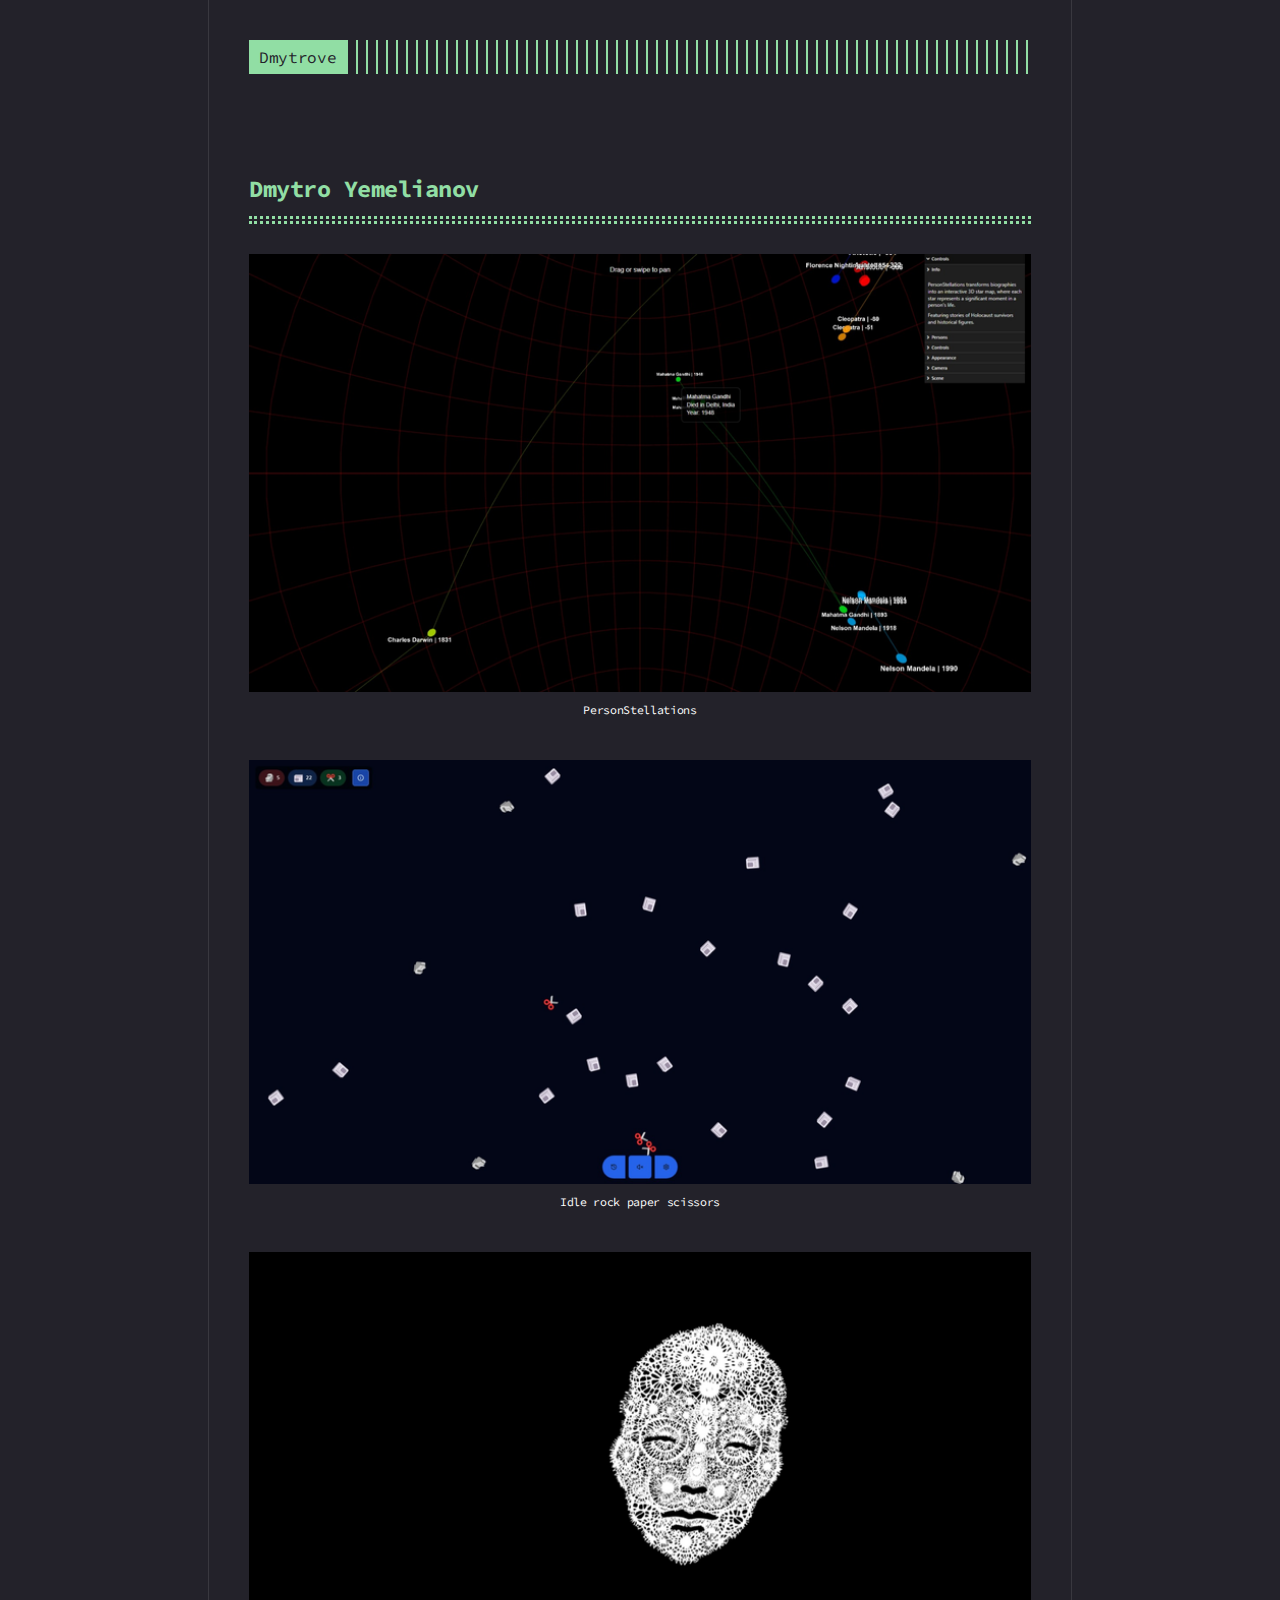
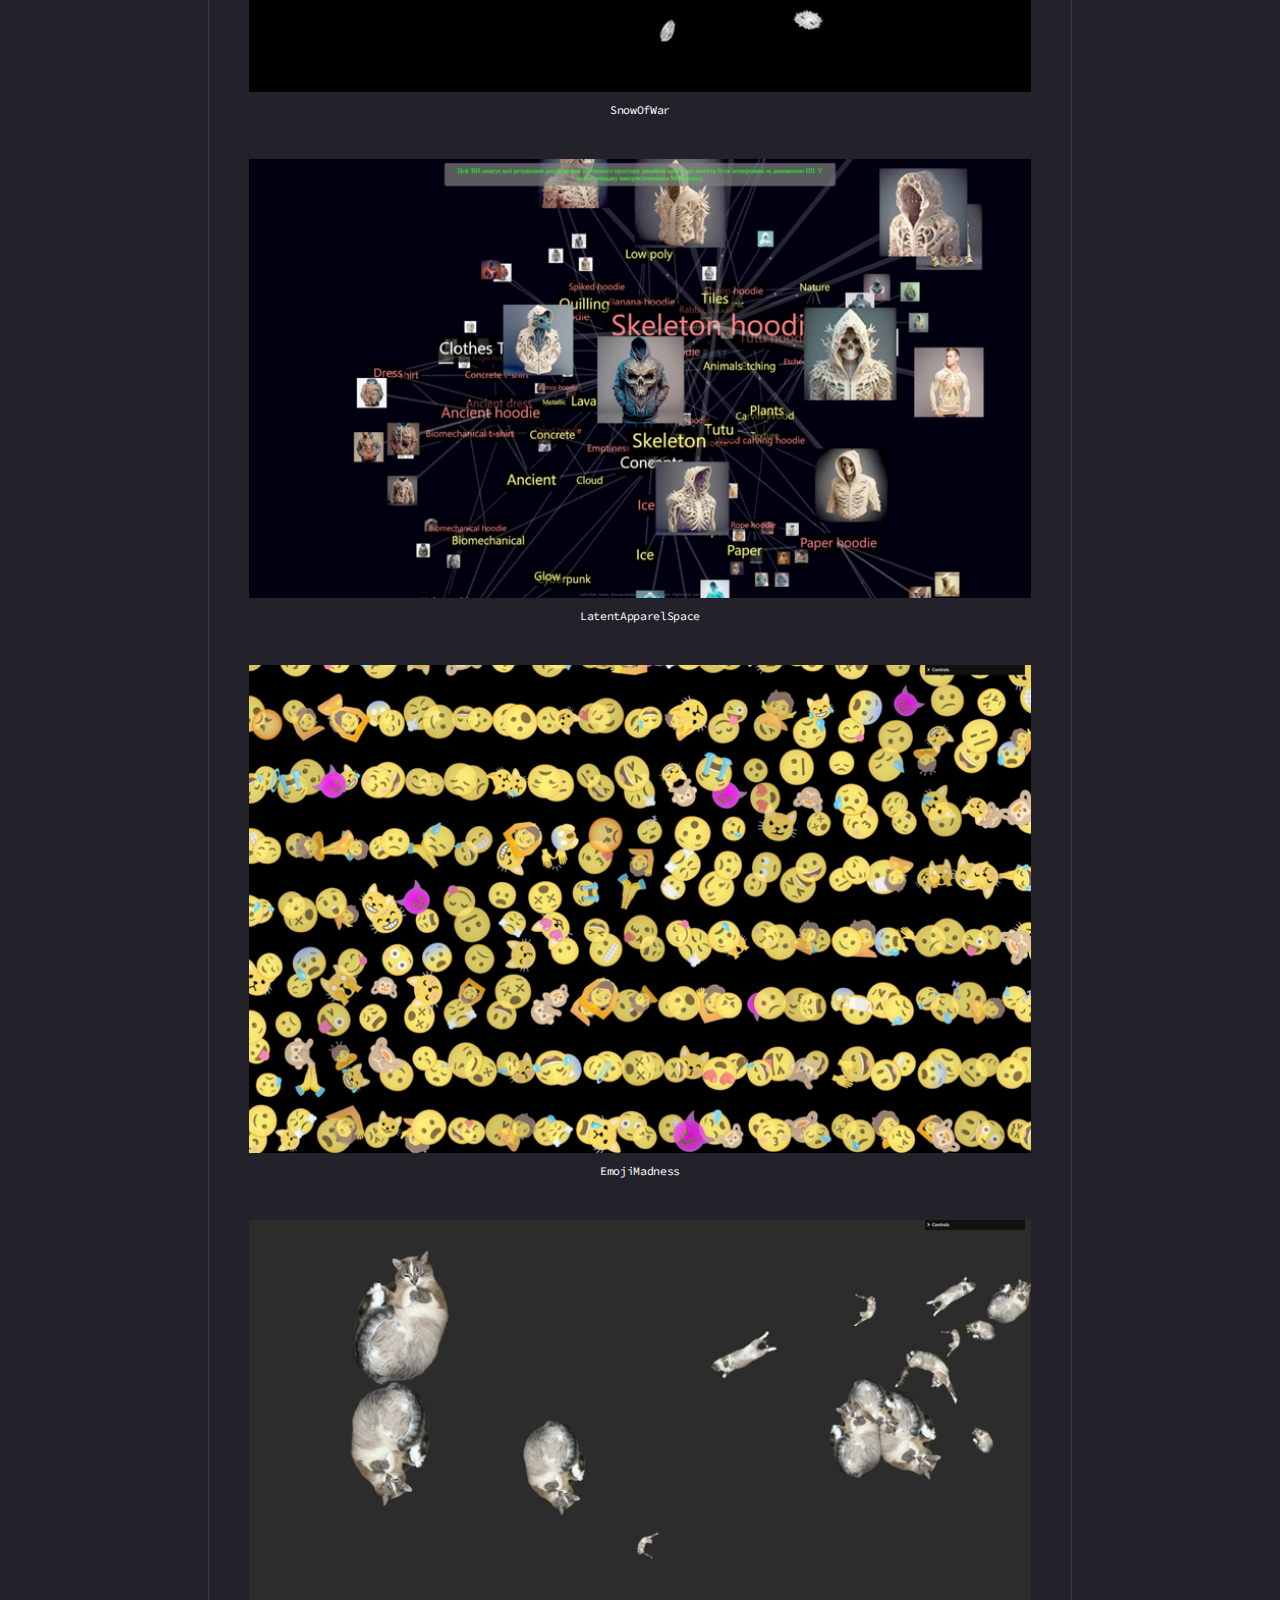
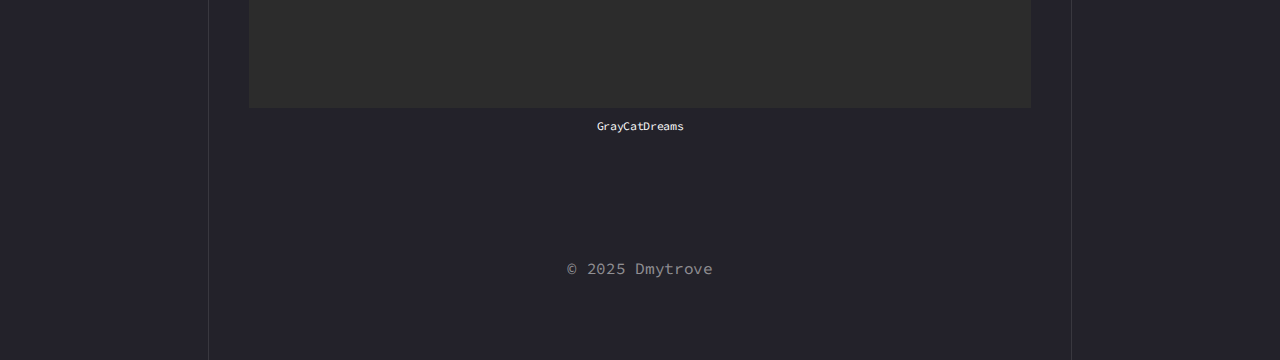
<file: index.html>
<!DOCTYPE html><html lang="en-gb"><head><meta charset="utf-8"><meta http-equiv="X-UA-Compatible" content="IE=edge"><meta name="viewport" content="width=device-width,initial-scale=1"><title>Dmytro Yemelianov - Dmytrove</title><meta name="description" content="PersonStellations Idle rock paper scissors SnowOfWar LatentApparelSpace EmojiMadness GrayCatDreams"><meta name="generator" content="Publii Open-Source CMS for Static Site"><meta name="theme-color" content="#17181E" media="(prefers-color-scheme: dark)"><meta name="theme-color" content="#D73A42" media="(prefers-color-scheme: light)"><meta name="msapplication-navbutton-color" content="#D73A42"><meta name="apple-mobile-web-app-status-bar-style" content="#D73A42"><link rel="canonical" href="https://dmytrove.github.io/"><link rel="alternate" type="application/atom+xml" href="https://dmytrove.github.io/feed.xml" title="Dmytrove - RSS"><link rel="alternate" type="application/json" href="https://dmytrove.github.io/feed.json" title="Dmytrove - JSON"><meta property="og:title" content="Dmytro Yemelianov"><meta property="og:site_name" content="Dmytrove"><meta property="og:description" content="PersonStellations Idle rock paper scissors SnowOfWar LatentApparelSpace EmojiMadness GrayCatDreams"><meta property="og:url" content="https://dmytrove.github.io/"><meta property="og:type" content="article"><link rel="preload" href="https://dmytrove.github.io/assets/dynamic/fonts/sourcecodepro/sourcecodepro.woff2" as="font" type="font/woff2" crossorigin><link rel="preload" href="https://dmytrove.github.io/assets/dynamic/fonts/sourcecodepro/sourcecodepro-italic.woff2" as="font" type="font/woff2" crossorigin><link rel="stylesheet" href="https://dmytrove.github.io/assets/css/style.css?v=523e0b4fb2a9d3e1e7183972c4bfc49b"><script type="application/ld+json">{"@context":"http://schema.org","@type":"Article","mainEntityOfPage":{"@type":"WebPage","@id":"https://dmytrove.github.io/"},"headline":"Dmytro Yemelianov","datePublished":"2025-02-21T11:08+02:00","dateModified":"2025-03-12T10:25+02:00","description":"PersonStellations Idle rock paper scissors SnowOfWar LatentApparelSpace EmojiMadness GrayCatDreams","author":{"@type":"Person","name":"Dmytro Yemelianov","url":"https://dmytrove.github.io/authors/dmytro-yemelianov/"},"publisher":{"@type":"Organization","name":"Dmytro Yemelianov"}}</script><noscript><style>img[loading] {
                    opacity: 1;
                }</style></noscript></head><body class="page-template"><div class="container container--center"><header class="header"><div class="header__logo"><a class="logo" href="https://dmytrove.github.io/">Dmytrove</a></div></header><main class="content page"><div class="post"><div><h1 class="post__title">Dmytro Yemelianov</h1></div><div class="post__entry"><figure class="post__image post__image--center"><a href="https://dmytrove.github.io/PersonStellations/" target="_blank"><img decoding="async" loading="lazy" src="https://dmytrove.github.io/media/posts/1/PersonStellations.jpeg" height="1007" width="1794" alt="" sizes="(min-width: 920px) 703px, (min-width: 700px) calc(82vw - 35px), calc(100vw - 81px)" srcset="https://dmytrove.github.io/media/posts/1/responsive/PersonStellations-xs.webp 300w, https://dmytrove.github.io/media/posts/1/responsive/PersonStellations-sm.webp 480w, https://dmytrove.github.io/media/posts/1/responsive/PersonStellations-md.webp 768w, https://dmytrove.github.io/media/posts/1/responsive/PersonStellations-lg.webp 1024w"></a><figcaption>PersonStellations</figcaption></figure><figure class="post__image post__image--center"><a href="https://dmytrove.github.io/rpsim/" target="_blank"><img decoding="async" loading="lazy" src="https://dmytrove.github.io/media/posts/1/Screenshot_12-3-2025_102443_dmytrove.github.io.jpeg" height="975" width="1794" alt="" sizes="(min-width: 920px) 703px, (min-width: 700px) calc(82vw - 35px), calc(100vw - 81px)" srcset="https://dmytrove.github.io/media/posts/1/responsive/Screenshot_12-3-2025_102443_dmytrove.github.io-xs.webp 300w, https://dmytrove.github.io/media/posts/1/responsive/Screenshot_12-3-2025_102443_dmytrove.github.io-sm.webp 480w, https://dmytrove.github.io/media/posts/1/responsive/Screenshot_12-3-2025_102443_dmytrove.github.io-md.webp 768w, https://dmytrove.github.io/media/posts/1/responsive/Screenshot_12-3-2025_102443_dmytrove.github.io-lg.webp 1024w"></a><figcaption>Idle rock paper scissors</figcaption></figure><figure class="post__image post__image--center"><a href="https://dmytrove.github.io/SnowOfWar/" target="_blank"><img decoding="async" loading="lazy" src="https://dmytrove.github.io/media/posts/1/showOfWar.jpg" height="1008" width="1794" alt="" sizes="(min-width: 920px) 703px, (min-width: 700px) calc(82vw - 35px), calc(100vw - 81px)" srcset="https://dmytrove.github.io/media/posts/1/responsive/showOfWar-xs.webp 300w, https://dmytrove.github.io/media/posts/1/responsive/showOfWar-sm.webp 480w, https://dmytrove.github.io/media/posts/1/responsive/showOfWar-md.webp 768w, https://dmytrove.github.io/media/posts/1/responsive/showOfWar-lg.webp 1024w"></a><figcaption>SnowOfWar</figcaption></figure><figure class="post__image post__image--center"><a href="https://dmytrove.github.io/LatentApparelSpace/" target="_blank"><img decoding="async" loading="lazy" src="https://dmytrove.github.io/media/posts/1/Screenshot_21-2-2025_12466_dmytrove.github.io.jpeg" height="1007" width="1794" alt="" sizes="(min-width: 920px) 703px, (min-width: 700px) calc(82vw - 35px), calc(100vw - 81px)" srcset="https://dmytrove.github.io/media/posts/1/responsive/Screenshot_21-2-2025_12466_dmytrove.github.io-xs.webp 300w, https://dmytrove.github.io/media/posts/1/responsive/Screenshot_21-2-2025_12466_dmytrove.github.io-sm.webp 480w, https://dmytrove.github.io/media/posts/1/responsive/Screenshot_21-2-2025_12466_dmytrove.github.io-md.webp 768w, https://dmytrove.github.io/media/posts/1/responsive/Screenshot_21-2-2025_12466_dmytrove.github.io-lg.webp 1024w"></a><figcaption>LatentApparelSpace</figcaption></figure><figure class="post__image post__image--center"><a href="https://dmytrove.github.io/EmojiMadness/" target="_blank"><img decoding="async" loading="lazy" src="https://dmytrove.github.io/media/posts/1/emojiMadness.jpeg" height="1120" width="1794" alt="" sizes="(min-width: 920px) 703px, (min-width: 700px) calc(82vw - 35px), calc(100vw - 81px)" srcset="https://dmytrove.github.io/media/posts/1/responsive/emojiMadness-xs.webp 300w, https://dmytrove.github.io/media/posts/1/responsive/emojiMadness-sm.webp 480w, https://dmytrove.github.io/media/posts/1/responsive/emojiMadness-md.webp 768w, https://dmytrove.github.io/media/posts/1/responsive/emojiMadness-lg.webp 1024w"></a><figcaption>EmojiMadness</figcaption></figure><figure class="post__image post__image--center"><a href="https://dmytrove.github.io/GrayCatDreams/" target="_blank"><img decoding="async" loading="lazy" src="https://dmytrove.github.io/media/posts/1/cats.jpeg" height="1120" width="1794" alt="" sizes="(min-width: 920px) 703px, (min-width: 700px) calc(82vw - 35px), calc(100vw - 81px)" srcset="https://dmytrove.github.io/media/posts/1/responsive/cats-xs.webp 300w, https://dmytrove.github.io/media/posts/1/responsive/cats-sm.webp 480w, https://dmytrove.github.io/media/posts/1/responsive/cats-md.webp 768w, https://dmytrove.github.io/media/posts/1/responsive/cats-lg.webp 1024w"></a><figcaption>GrayCatDreams</figcaption></figure></div></div></main><footer class="footer"><div class="footer__inner"><div class="footer__copyright"><p>© 2025 Dmytrove</p></div></div></footer></div><script defer="defer" src="https://dmytrove.github.io/assets/js/scripts.min.js?v=c2232aa7558e9517946129d2a1b8c770"></script><script>window.publiiThemeMenuConfig={mobileMenuMode:'sidebar',animationSpeed:300,submenuWidth: 'auto',doubleClickTime:500,mobileMenuExpandableSubmenus:true,relatedContainerForOverlayMenuSelector:'.top'};</script><script>var images = document.querySelectorAll('img[loading]');
        for (var i = 0; i < images.length; i++) {
            if (images[i].complete) {
                images[i].classList.add('is-loaded');
            } else {
                images[i].addEventListener('load', function () {
                    this.classList.add('is-loaded');
                }, false);
            }
        }</script><script src="https://dmytrove.github.io/media/plugins/pagePrefetching/quicklink.umd.js"></script><script>window.addEventListener('load', () => {
					quicklink.listen({
						prerender: false,
						el: document.querySelector('body'),
						delay: 0,
						limit: Infinity,
						throttle: Infinity,
						timeout: 2000
					});
				});</script></body></html>
</file>
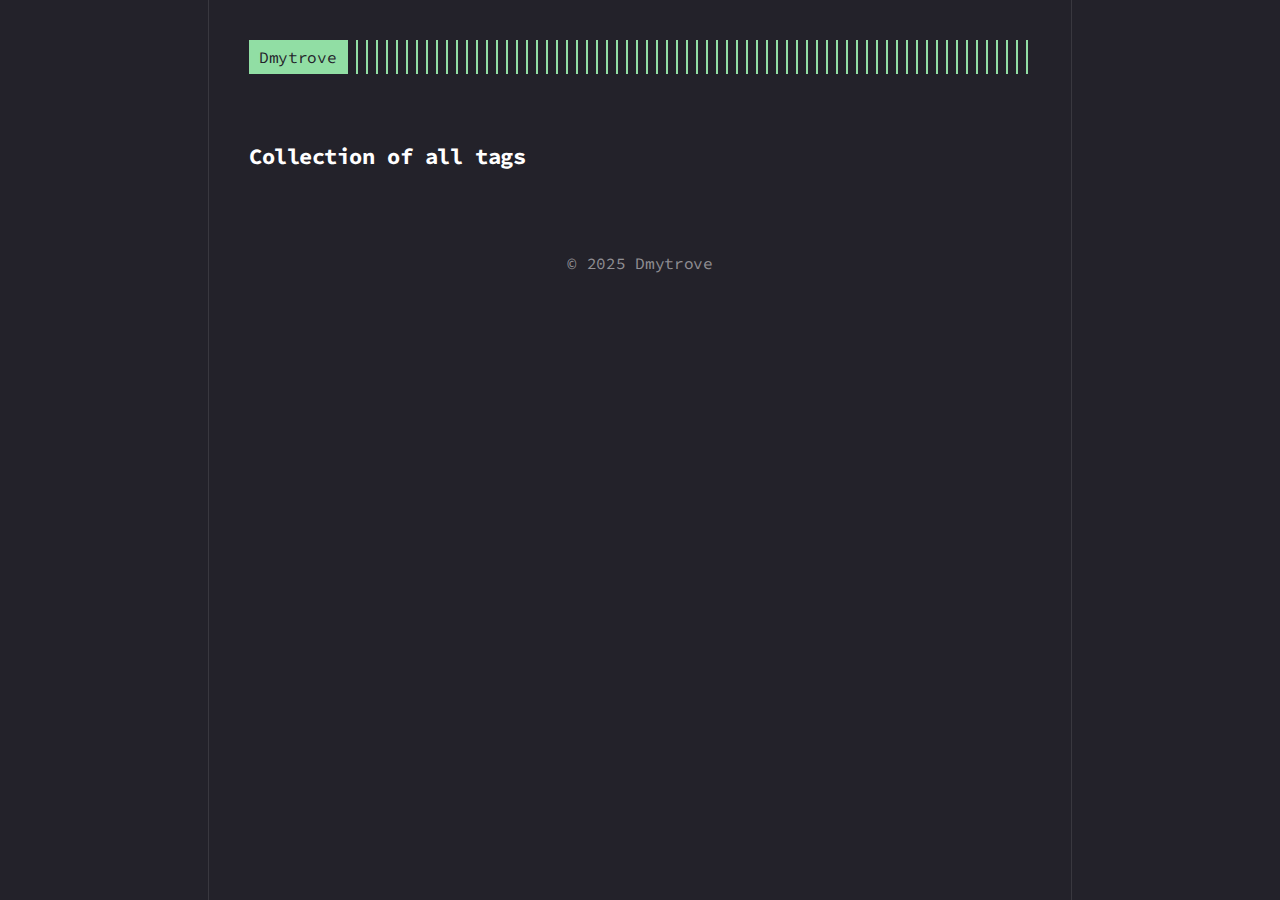
<file: tags/index.html>
<!DOCTYPE html><html lang="en-gb"><head><meta charset="utf-8"><meta http-equiv="X-UA-Compatible" content="IE=edge"><meta name="viewport" content="width=device-width,initial-scale=1"><title>All tags - Dmytrove</title><meta name="robots" content="noindex, follow"><meta name="generator" content="Publii Open-Source CMS for Static Site"><meta name="theme-color" content="#17181E" media="(prefers-color-scheme: dark)"><meta name="theme-color" content="#D73A42" media="(prefers-color-scheme: light)"><meta name="msapplication-navbutton-color" content="#D73A42"><meta name="apple-mobile-web-app-status-bar-style" content="#D73A42"><link rel="alternate" type="application/atom+xml" href="https://dmytrove.github.io/feed.xml" title="Dmytrove - RSS"><link rel="alternate" type="application/json" href="https://dmytrove.github.io/feed.json" title="Dmytrove - JSON"><meta property="og:title" content="Dmytrove"><meta property="og:site_name" content="Dmytrove"><meta property="og:description" content=""><meta property="og:url" content="https://dmytrove.github.io/tags/"><meta property="og:type" content="website"><link rel="preload" href="https://dmytrove.github.io/assets/dynamic/fonts/sourcecodepro/sourcecodepro.woff2" as="font" type="font/woff2" crossorigin><link rel="preload" href="https://dmytrove.github.io/assets/dynamic/fonts/sourcecodepro/sourcecodepro-italic.woff2" as="font" type="font/woff2" crossorigin><link rel="stylesheet" href="https://dmytrove.github.io/assets/css/style.css?v=523e0b4fb2a9d3e1e7183972c4bfc49b"><script type="application/ld+json">{"@context":"http://schema.org","@type":"Organization","name":"Dmytrove","url":"https://dmytrove.github.io/"}</script><noscript><style>img[loading] {
                    opacity: 1;
                }</style></noscript></head><body class="tags-template"><div class="container container--center"><header class="header"><div class="header__logo"><a class="logo" href="https://dmytrove.github.io/">Dmytrove</a></div></header><main class="content page page--tags"><div class="content page"><div class="page__header"><h1 class="h2 page__title">Collection of all tags</h1></div><ul class="list"></ul></div></main><footer class="footer"><div class="footer__inner"><div class="footer__copyright"><p>© 2025 Dmytrove</p></div></div></footer></div><script defer="defer" src="https://dmytrove.github.io/assets/js/scripts.min.js?v=c2232aa7558e9517946129d2a1b8c770"></script><script>window.publiiThemeMenuConfig={mobileMenuMode:'sidebar',animationSpeed:300,submenuWidth: 'auto',doubleClickTime:500,mobileMenuExpandableSubmenus:true,relatedContainerForOverlayMenuSelector:'.top'};</script><script>var images = document.querySelectorAll('img[loading]');
        for (var i = 0; i < images.length; i++) {
            if (images[i].complete) {
                images[i].classList.add('is-loaded');
            } else {
                images[i].addEventListener('load', function () {
                    this.classList.add('is-loaded');
                }, false);
            }
        }</script><script src="https://dmytrove.github.io/media/plugins/pagePrefetching/quicklink.umd.js"></script><script>window.addEventListener('load', () => {
					quicklink.listen({
						prerender: false,
						el: document.querySelector('body'),
						delay: 0,
						limit: Infinity,
						throttle: Infinity,
						timeout: 2000
					});
				});</script></body></html>
</file>
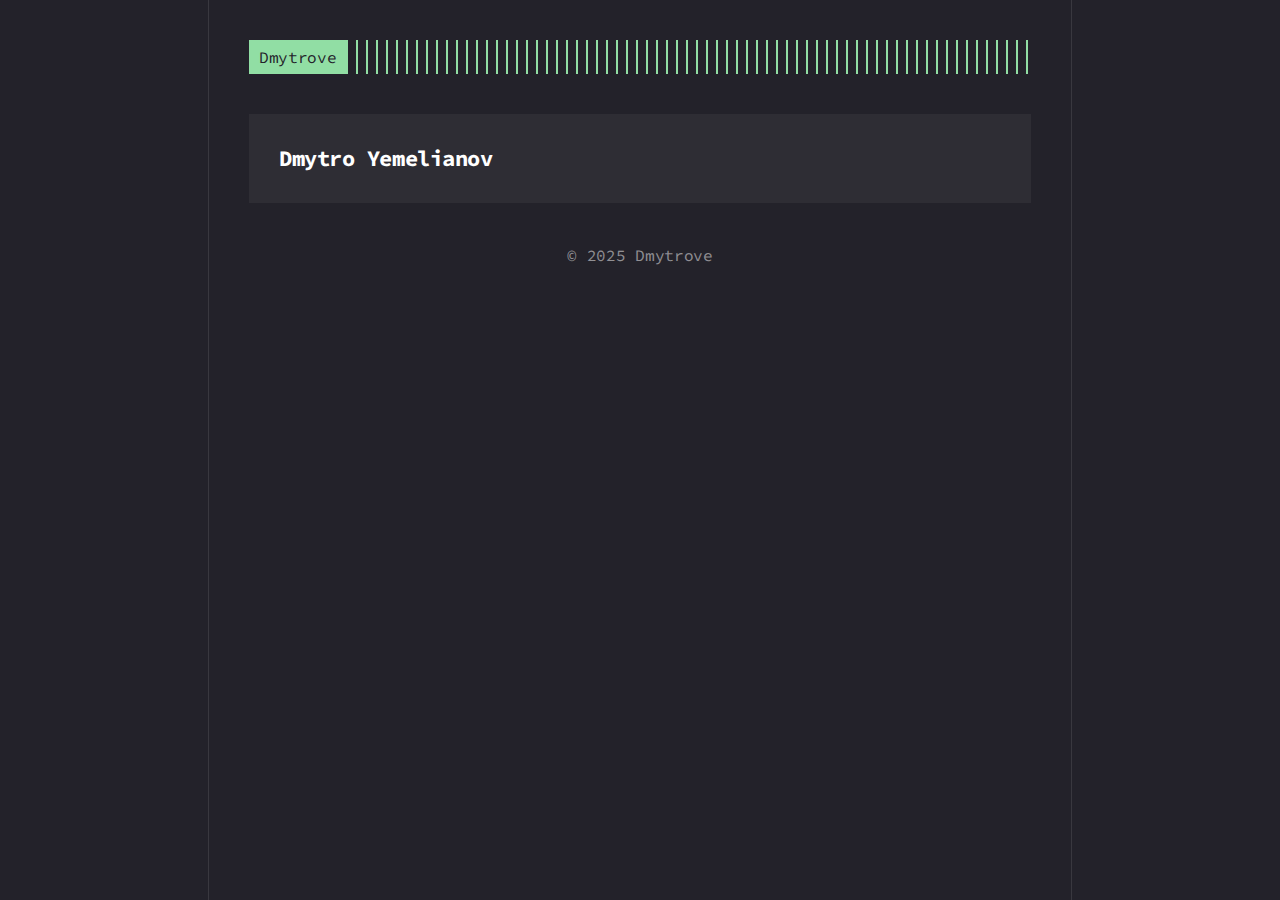
<file: authors/dmytro-yemelianov/index.html>
<!DOCTYPE html><html lang="en-gb"><head><meta charset="utf-8"><meta http-equiv="X-UA-Compatible" content="IE=edge"><meta name="viewport" content="width=device-width,initial-scale=1"><title>Author: Dmytro Yemelianov - Dmytrove</title><meta name="robots" content="noindex, follow"><meta name="generator" content="Publii Open-Source CMS for Static Site"><meta name="theme-color" content="#17181E" media="(prefers-color-scheme: dark)"><meta name="theme-color" content="#D73A42" media="(prefers-color-scheme: light)"><meta name="msapplication-navbutton-color" content="#D73A42"><meta name="apple-mobile-web-app-status-bar-style" content="#D73A42"><link rel="alternate" type="application/atom+xml" href="https://dmytrove.github.io/feed.xml" title="Dmytrove - RSS"><link rel="alternate" type="application/json" href="https://dmytrove.github.io/feed.json" title="Dmytrove - JSON"><meta property="og:title" content="Dmytro Yemelianov"><meta property="og:site_name" content="Dmytrove"><meta property="og:description" content=""><meta property="og:url" content="https://dmytrove.github.io/authors/dmytro-yemelianov/"><meta property="og:type" content="website"><link rel="preload" href="https://dmytrove.github.io/assets/dynamic/fonts/sourcecodepro/sourcecodepro.woff2" as="font" type="font/woff2" crossorigin><link rel="preload" href="https://dmytrove.github.io/assets/dynamic/fonts/sourcecodepro/sourcecodepro-italic.woff2" as="font" type="font/woff2" crossorigin><link rel="stylesheet" href="https://dmytrove.github.io/assets/css/style.css?v=523e0b4fb2a9d3e1e7183972c4bfc49b"><script type="application/ld+json">{"@context":"http://schema.org","@type":"Organization","name":"Dmytrove","url":"https://dmytrove.github.io/"}</script><noscript><style>img[loading] {
                    opacity: 1;
                }</style></noscript></head><body class="author-template"><div class="container container--center"><header class="header"><div class="header__logo"><a class="logo" href="https://dmytrove.github.io/">Dmytrove</a></div></header><main class="content page page--author"><div class="page__header hero page--author__header"><div class="page--author__top"><h1 class="h2 page__title">Dmytro Yemelianov</h1></div></div></main><footer class="footer"><div class="footer__inner"><div class="footer__copyright"><p>© 2025 Dmytrove</p></div></div></footer></div><script defer="defer" src="https://dmytrove.github.io/assets/js/scripts.min.js?v=c2232aa7558e9517946129d2a1b8c770"></script><script>window.publiiThemeMenuConfig={mobileMenuMode:'sidebar',animationSpeed:300,submenuWidth: 'auto',doubleClickTime:500,mobileMenuExpandableSubmenus:true,relatedContainerForOverlayMenuSelector:'.top'};</script><script>var images = document.querySelectorAll('img[loading]');
        for (var i = 0; i < images.length; i++) {
            if (images[i].complete) {
                images[i].classList.add('is-loaded');
            } else {
                images[i].addEventListener('load', function () {
                    this.classList.add('is-loaded');
                }, false);
            }
        }</script><script src="https://dmytrove.github.io/media/plugins/pagePrefetching/quicklink.umd.js"></script><script>window.addEventListener('load', () => {
					quicklink.listen({
						prerender: false,
						el: document.querySelector('body'),
						delay: 0,
						limit: Infinity,
						throttle: Infinity,
						timeout: 2000
					});
				});</script></body></html>
</file>
